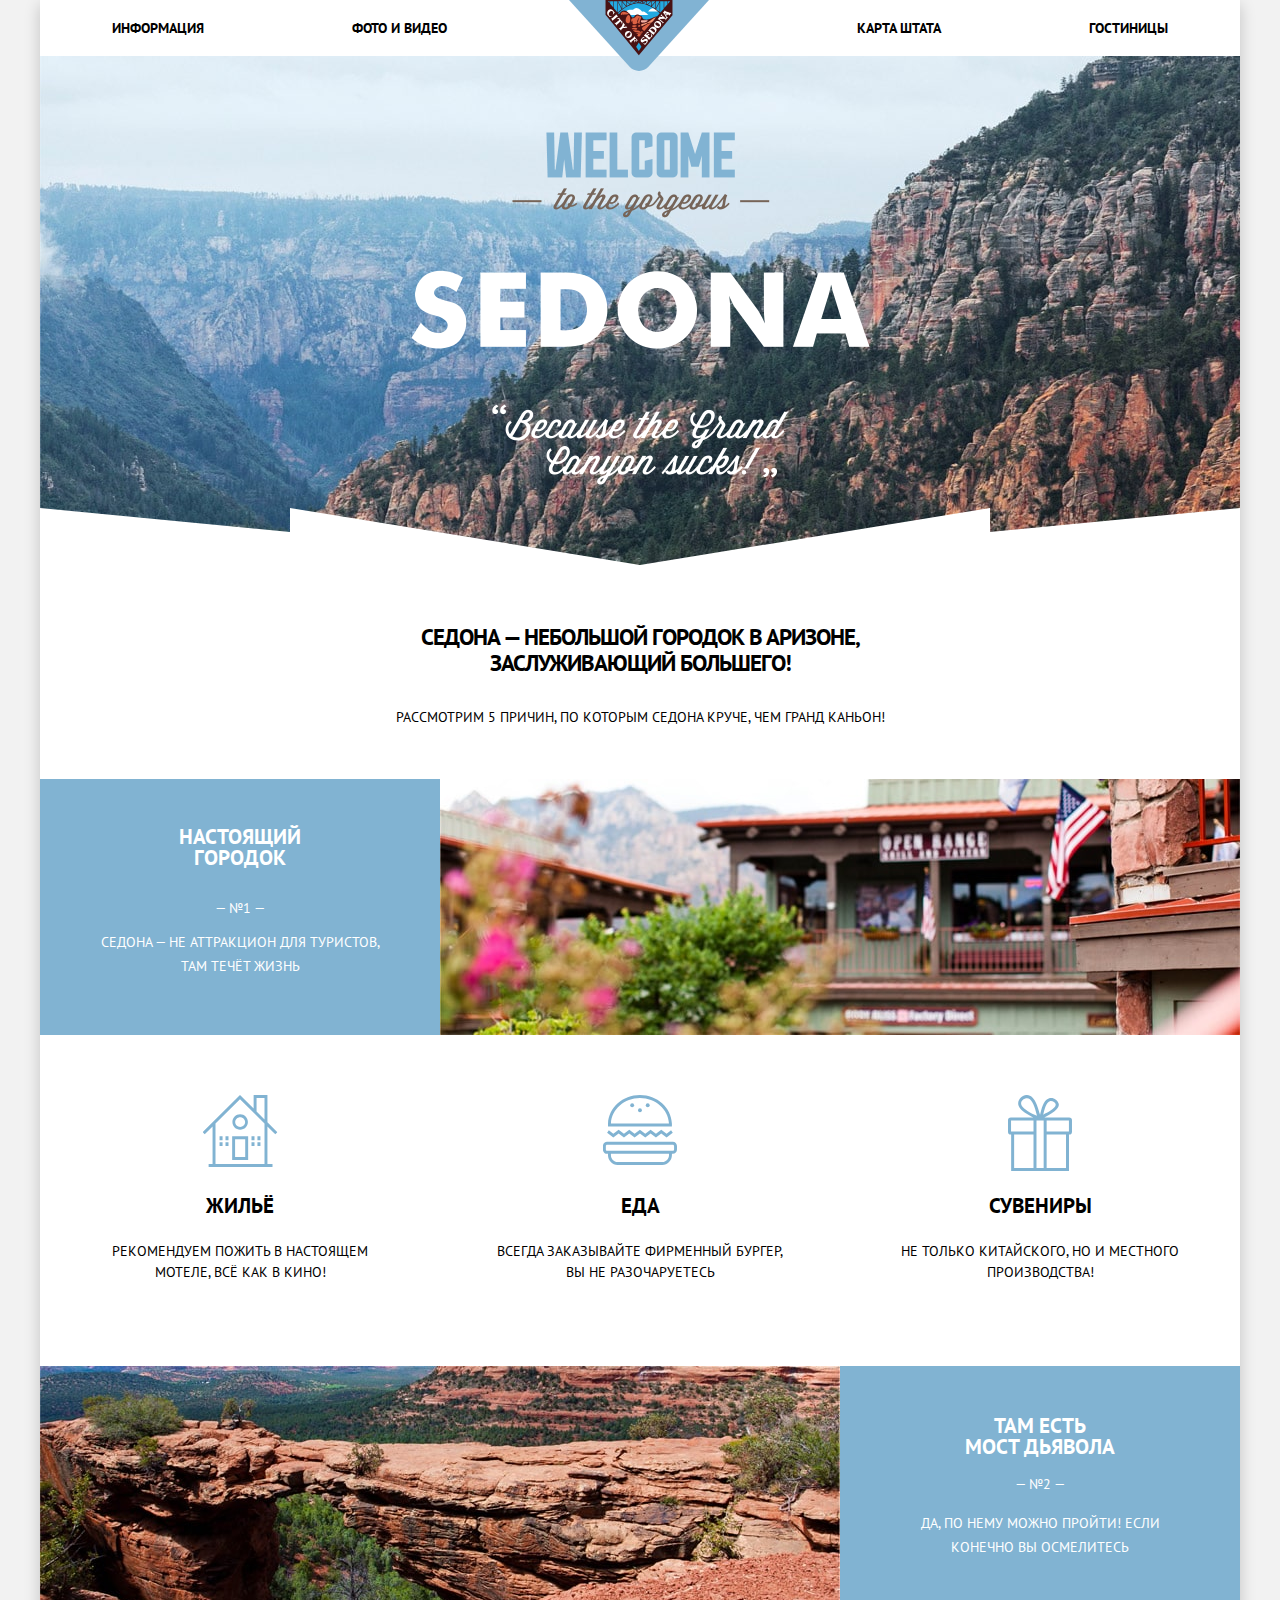
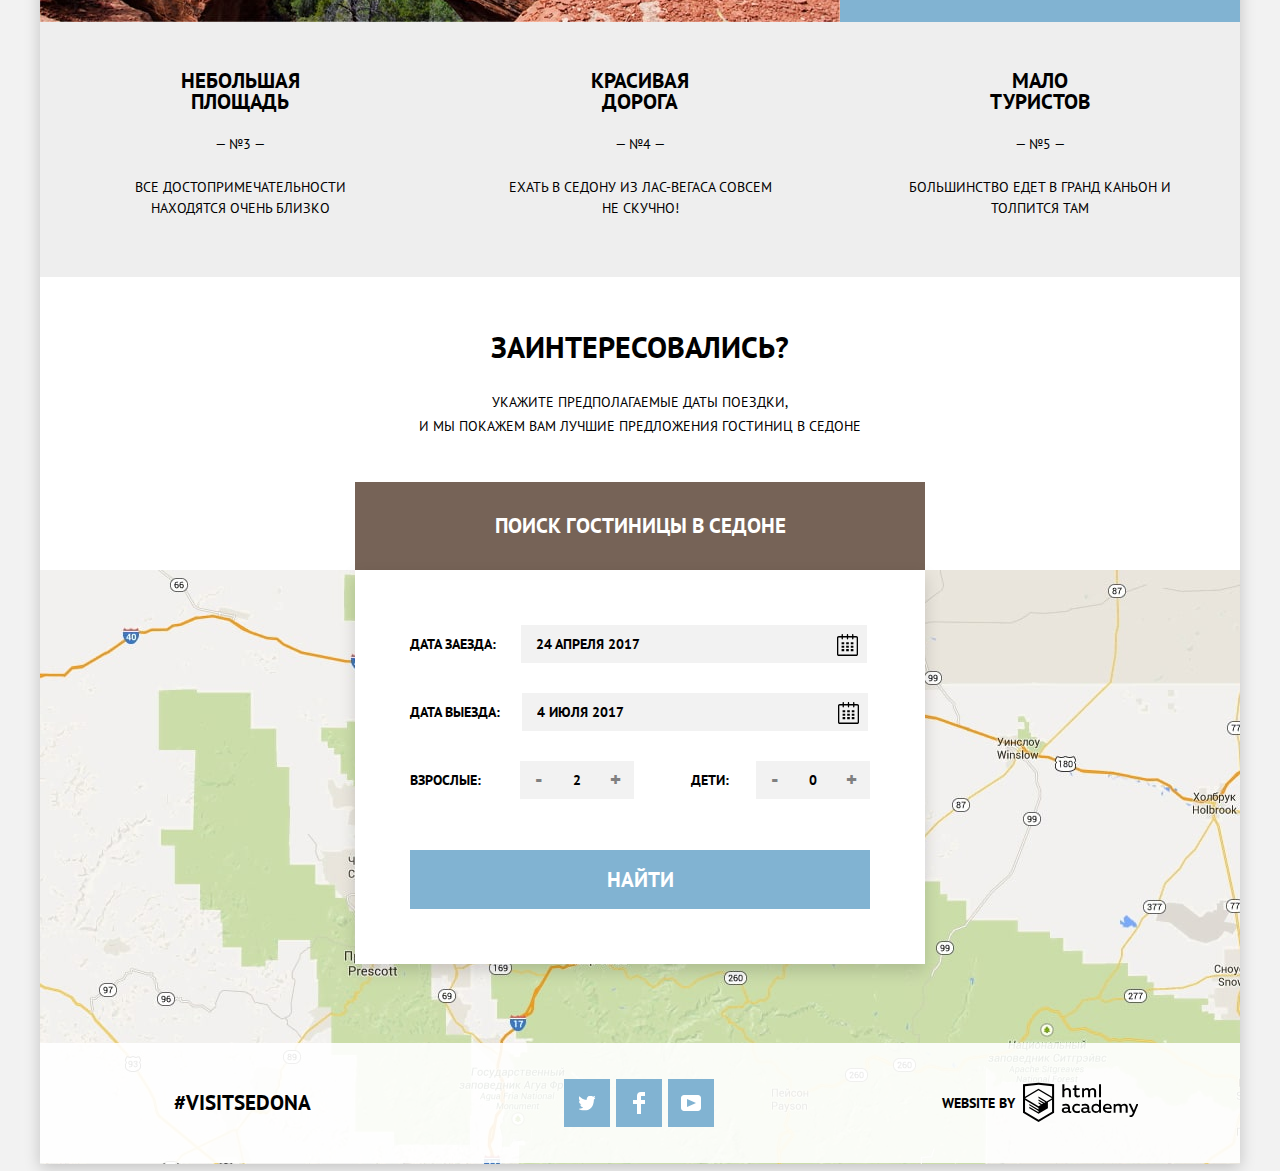
<file: index.html>
<!DOCTYPE html>
<html lang="ru">
  <head>
    <meta charset="utf-8">
    <title>HTML Academy: Седона</title>
    <link href="https://fonts.googleapis.com/css?family=PT+Sans:400,700&display=swap&subset=cyrillic" rel="stylesheet">
    <link rel="stylesheet" type="text/css" href="css/normalize.css">
    <link rel="stylesheet" type="text/css" href="css/style.css">
  </head>
  <body>
    <header>
      <nav class="navigation indent">
        <ul class="site-navigation  site-navigation-left">
          <li class="site-page"><a href="info.html">Информация</a></li>
          <li class="site-page"><a href="galery.html">Фото и видео</a></li>
        </ul>
        <a class="logo site-page"><img src="img/logo.svg" alt="Логотип" width="140" height="71"></a>
        <ul class="site-navigation site-navigation-right">
          <li class="site-page"><a href="map.html">Карта штата</a></li>
          <li class="site-page"><a href="catalogs.html">Гостиницы</a></li>
        </ul>
      </nav>
    </header>
    
    <main>
      <section class="welcome">
        <img class="welcome-img" src="img/welcome-min.png" width="459" height="353" alt="Welcome to the gorgeous Sedona">
        
      </section>
      <section class="welcome-info">
        <h1 class="welcome-title">Седона — небольшой городок в Аризоне, заслуживающий большего!</h1>
        <h2 class="visually-hidden">5 причин посетить Седону</h2>
        <p class="welcome-text">Рассмотрим 5 причин, по которым Седона круче, чем Гранд Каньон!</p>
      </section>
      
      <section class="reasons">
        
        <section class="reason-first">
          <section class="reason-first-block">
            <h3 class="reason-first-title">Настоящий городок</h3>
            <p class="reason-first-text">— №1 —</p>
            <p class="reason-first-text">Седона — не аттракцион для туристов, там течёт жизнь</p>
          </section>
          <img class="reason-first-img" src="img/feature-picture-min.jpg" alt="Городок Седона" width="800" height="256">
        </section>
        <ul class="reasons-list">
          <li class="reason-item reason-hostel">
            <h3 class="reason-item-title">Жильё</h3>
            <p class="reason-item-text">Рекомендуем пожить в настоящем мотеле, всё как в кино!</p>
          </li>
          <li class="reason-item reason-food">
            <h3 class="reason-item-title">Еда</h3>
            <p class="reason-item-text">Всегда заказывайте фирменный бургер, вы не разочаруетесь</p>
          </li>
          <li class="reason-item reason-souvenir">
            <h3 class="reason-item-title">Сувениры</h3>
            <p class="reason-item-text">Не только китайского, но и местного производства!</p>
          </li>
        </ul>
        
        <section class="reason-second">
          <section class="reason-second-block">
            <h3 class="reason-second-title">Там есть<br>
            Мост дьявола</h3>
            <p class="reason-second-text">— №2 —</p>
            <p class="reason-second-text">Да, по нему можно пройти! Если конечно вы осмелитесь</p>
          </section>
          <img class="reason-second-img" src="img/devil's-bridge-min.jpg" alt="Мост дьявола" width="800" height="256">
        </section>
        <ul class="reasons-list2">
          <li class="reason-list2-item">
            <h3 class="reason-list2-title">Небольшая площадь</h3>
            <p class="reason-list2-text">— №3 —</p>
            <p class="reason-list2-text">Все достопримечательности находятся очень близко</p>
          </li>
          <li class="reason-list2-item">
            <h3 class="reason-list2-title">Красивая дорога</h3>
            <p class="reason-list2-text">— №4 —</p>
            <p class="reason-list2-text">Ехать в Седону из Лас-Вегаса совсем не скучно!</p>
          </li>
          <li class="reason-list2-item">
            <h3 class="reason-list2-title">Мало туристов</h3>
            <p class="reason-list2-text">— №5 —</p>
            <p class="reason-list2-text">Большинство едет в гранд каньон и толпится там</p>
          </li>
        </ul>
      </section>
      
      <section class="search">
        <h2 class="search-title">Заинтересовались?</h2>
        <p class="search-text">Укажите предполагаемые даты поездки,<br>
        и мы покажем вам лучшие предложения гостиниц в Седоне</p>
        <div class="search-form">
          <button type="button" class="btn btn-search">Поиск гостиницы в Седоне</button>
          <form class="search-field" action="https://echo.htmlacademy.ru" method="post" >
            <div>
              <div class="block-arrival">
                <label for="arrival-date">Дата заезда:</label>
                <div class="block-data-1">
                  <input class="input input-data" type="text" name="arrival-date" value="" id="arrival-date" placeholder="24 апреля 2017">
                  <button type="button" class="btn btn-date date"></button>
                </div>
              </div>
            </div>
            <div >
              <div class="block-departure">
                <label for="date-of-departure">Дата выезда:</label>
                <div class="block-data-2">
                  <input class="input input-data" type="text" name="date-of-departure" value="" id="date-of-departure" placeholder="4 июля 2017">
                  <button type="button" class="btn btn-date date"></button>
                </div>
              </div>
            </div>
            
            <p class="block-adult">
              <label class="adult-title" for="adult">Взрослые:</label>
              <button class="btn btn-less" type="button">-</button>
              <input class="input adult" type="text" name="adult" id="adult" value="2">
              <button class="btn btn-more" type="button">+</button>
            </p>
            <p class="block-children">
              <label class="children-title" for="children">Дети:</label>
              <button class="btn btn-less" type="button">-</button>
              <input class="input children" type="text" name="children" id="children" value="0">
              <button class="btn btn-more" type="button">+</button>
            </p>
            
            <button class="btn btn-form" type="submit">Найти</button>
          </form>
          
        </div>
        <img src="img/map-min.jpg" alt="Карта местности" width="1200" height="594" class="map">
      </section>
    </main>
    <footer class="info-footer footer-index">
      <strong class="info-hashtag">#VISITSEDONA</strong>
      <ul class="social">
        <li class="social-contact "><a class="twit" href="#">twitter</a></li>
        <li class="social-contact"><a class=" facebook" href="#">facebook</a></li>
        <li class="social-contact "><a class="youtube" href="#">youtube</a></li>
      </ul>
      <a class="htmlacademy" href="https://htmlacademy.ru/intensive/htmlcss" >Website by
        <svg class="htmlacademy-img" data-name="Layer 1" xmlns="http://www.w3.org/2000/svg" viewBox="0 0 113 39" width="115" height="41"><path d="M46.84 28.22a2.07 2.07 0 0 0 .58-.11v1.4a3.41 3.41 0 0 1-1.24.22 1.75 1.75 0 0 1-1.75-1 5.08 5.08 0 0 1-3.3 1.13c-1.59 0-3.06-.87-3.06-2.68 0-2.24 2.08-2.93 3.9-2.93a11.63 11.63 0 0 1 2.28.26v-.31c0-1.09-.8-1.86-2.3-1.86a7.79 7.79 0 0 0-3.15.67v-1.79a10.72 10.72 0 0 1 3.35-.58c2.48 0 4 1.18 4 3.83v3.14a.57.57 0 0 0 .69.61zm-6.76-1.19a1.42 1.42 0 0 0 1.64 1.29 3.56 3.56 0 0 0 2.53-1v-1.51a10.21 10.21 0 0 0-1.9-.22c-1.1.01-2.27.35-2.27 1.45zM53.06 20.62a5.29 5.29 0 0 1 2.7.67v1.79a4.28 4.28 0 0 0-2.42-.73 2.89 2.89 0 1 0 0 5.76 5.26 5.26 0 0 0 2.55-.67v1.8a6.58 6.58 0 0 1-2.9.6 4.42 4.42 0 0 1-4.72-4.54 4.54 4.54 0 0 1 4.79-4.68zM65.84 28.22a2.07 2.07 0 0 0 .58-.11v1.4a3.41 3.41 0 0 1-1.24.22 1.75 1.75 0 0 1-1.75-1 5.08 5.08 0 0 1-3.3 1.13c-1.59 0-3.06-.87-3.06-2.68 0-2.24 2.08-2.93 3.9-2.93a11.63 11.63 0 0 1 2.28.26v-.31c0-1.09-.8-1.86-2.3-1.86a7.79 7.79 0 0 0-3.15.67v-1.79a10.72 10.72 0 0 1 3.35-.58c2.48 0 4 1.18 4 3.83v3.14a.57.57 0 0 0 .69.61zm-6.76-1.19a1.42 1.42 0 0 0 1.64 1.29 3.56 3.56 0 0 0 2.53-1v-1.51a10.21 10.21 0 0 0-1.9-.22c-1.11.01-2.27.35-2.27 1.45zM76.67 16.85v12.76h-1.76v-1.39a4.07 4.07 0 0 1-3.35 1.62 4.62 4.62 0 0 1 0-9.22 4 4 0 0 1 3.15 1.37v-5.14h2zm-4.76 5.48a2.9 2.9 0 0 0 0 5.8 3 3 0 0 0 2.79-1.84v-2.13a3.06 3.06 0 0 0-2.79-1.83zM82.99 20.62c3.48 0 4.68 2.81 4.12 5.34h-6.58c.22 1.57 1.75 2.22 3.35 2.22a6.41 6.41 0 0 0 2.77-.62v1.68a7.5 7.5 0 0 1-3.14.6c-2.68 0-5-1.53-5-4.61a4.39 4.39 0 0 1 4.48-4.61zm.09 1.62a2.39 2.39 0 0 0-2.57 2.26h4.85a2.06 2.06 0 0 0-2.28-2.26zM89.1 29.61v-8.75h1.73v1.09a4 4 0 0 1 2.92-1.33 3 3 0 0 1 2.73 1.4 4.33 4.33 0 0 1 3.06-1.4 3.21 3.21 0 0 1 3.32 3.52v5.47h-2V24.2a1.67 1.67 0 0 0-1.73-1.84 2.94 2.94 0 0 0-2.17 1.18V29.61h-2V24.2a1.67 1.67 0 0 0-1.73-1.84 3.11 3.11 0 0 0-2.32 1.35v5.91h-2zM111.47 20.86h2l-4.1 9.93c-.95 2.28-2.19 3-3.52 3a5 5 0 0 1-1.15-.15v-1.66a3 3 0 0 0 .89.13c.95 0 1.66-.67 2.17-2l.18-.44-4.16-8.82h2.13l3 6.6zM40.66 1.53v5a4 4 0 0 1 2.83-1.2A3.41 3.41 0 0 1 47.1 8.9v5.41h-2V9.15a1.9 1.9 0 0 0-2-2.1 3.08 3.08 0 0 0-2.44 1.46v5.8h-2V1.53h2zM52.43 2.42v3.12h3.17v1.71h-3.17v4c0 1.15.53 1.53 1.66 1.53a4.71 4.71 0 0 0 1.77-.35v1.68a7.14 7.14 0 0 1-2.35.38 2.68 2.68 0 0 1-3-2.88V7.23h-1.6V5.52h1.57V2.88zM58.1 14.29V5.54h1.73v1.09a4 4 0 0 1 2.92-1.33 3 3 0 0 1 2.73 1.4 4.33 4.33 0 0 1 3.06-1.4 3.21 3.21 0 0 1 3.32 3.52v5.47h-2V8.88a1.67 1.67 0 0 0-1.73-1.84 2.94 2.94 0 0 0-2.17 1.18V14.29h-2V8.88a1.67 1.67 0 0 0-1.73-1.84 3.11 3.11 0 0 0-2.32 1.35v5.91h-2zM74.72 1.52h1.95v12.76h-1.95zM15.44.02h-.16L0 1.62v28l15.28 9.09 15.28-9.09v-28zm13.12 28.45l-13.28 7.9L2 28.47V16.99l13.22 7.87v1.43l-9.07-5.4v1.38l9.11 5.47v1.46l-9.1-5.42v1.38l9.11 5.47 9.19-5.5V19.22l4.1-2.45v11.67zm0-13.16l-3.65 2.14-1.68 1-8-4.76v1.38l6.84 4.07h-.06l-.15.09-1 .57-5.64-3.36v1.38l4.45 2.65-1.05.7-3.36-2v1.38l2.21 1.3-2.25 1.35-13.16-7.82 13.17-7.92zm0-1.39L15.21 6.05l-13.2 7.86V3.41l13.28-1.39 13.28 1.39v10.51z"/></svg>
      </a>
      
    </footer>
  </body>
</html>
</file>
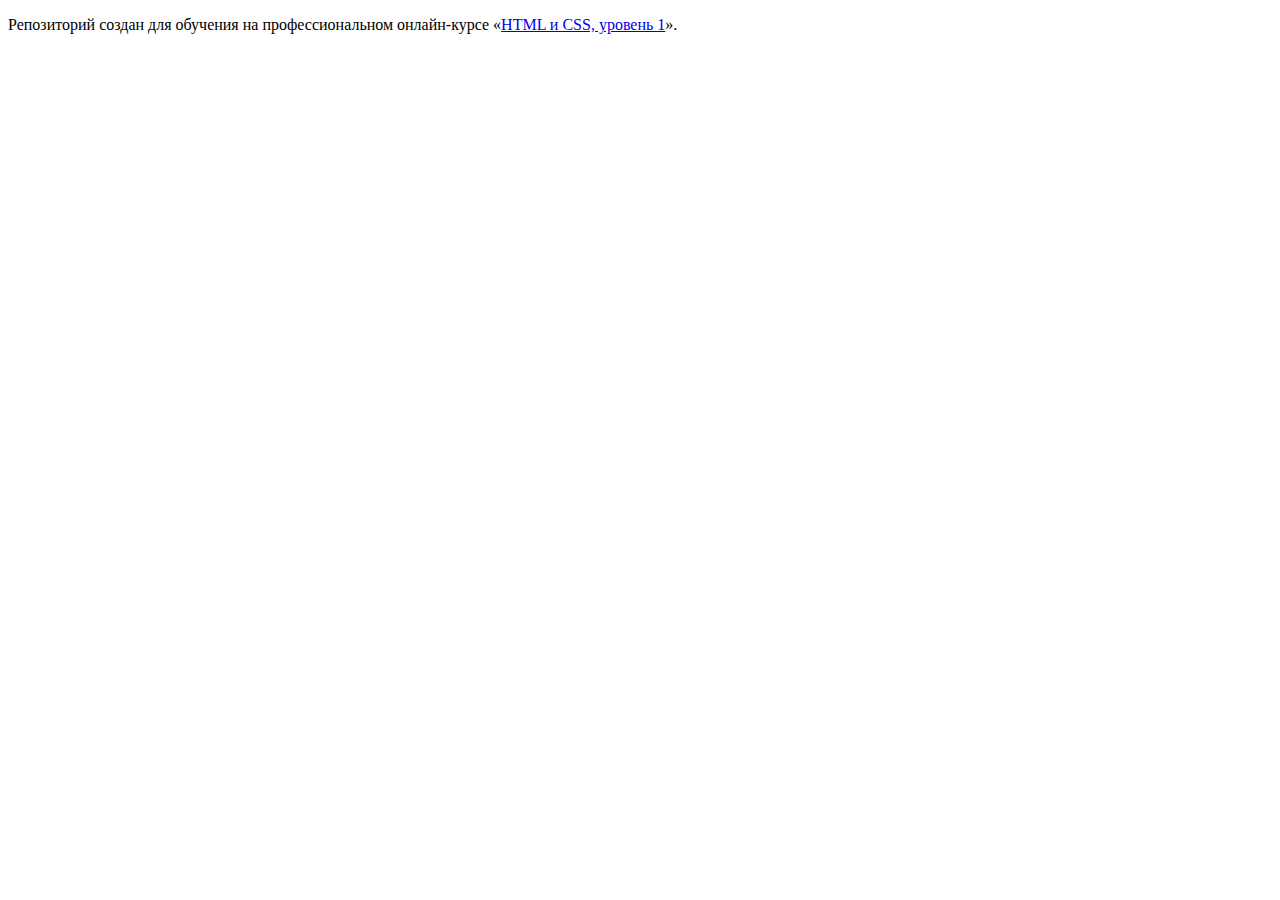
<file: master/index.html>
<!DOCTYPE html>
<html lang="ru">
  <head>
    <meta charset="utf-8">
    <title>HTML Academy: Седона</title>
    <base href="https://htmlacademy-htmlcss.github.io/1184213-sedona-26/master/">
</head>
  <body>

    <p>Репозиторий создан для обучения на профессиональном онлайн‑курсе «<a href="https://htmlacademy.ru/intensive/htmlcss">HTML и CSS, уровень 1</a>».</p>

  </body>
</html>
</file>
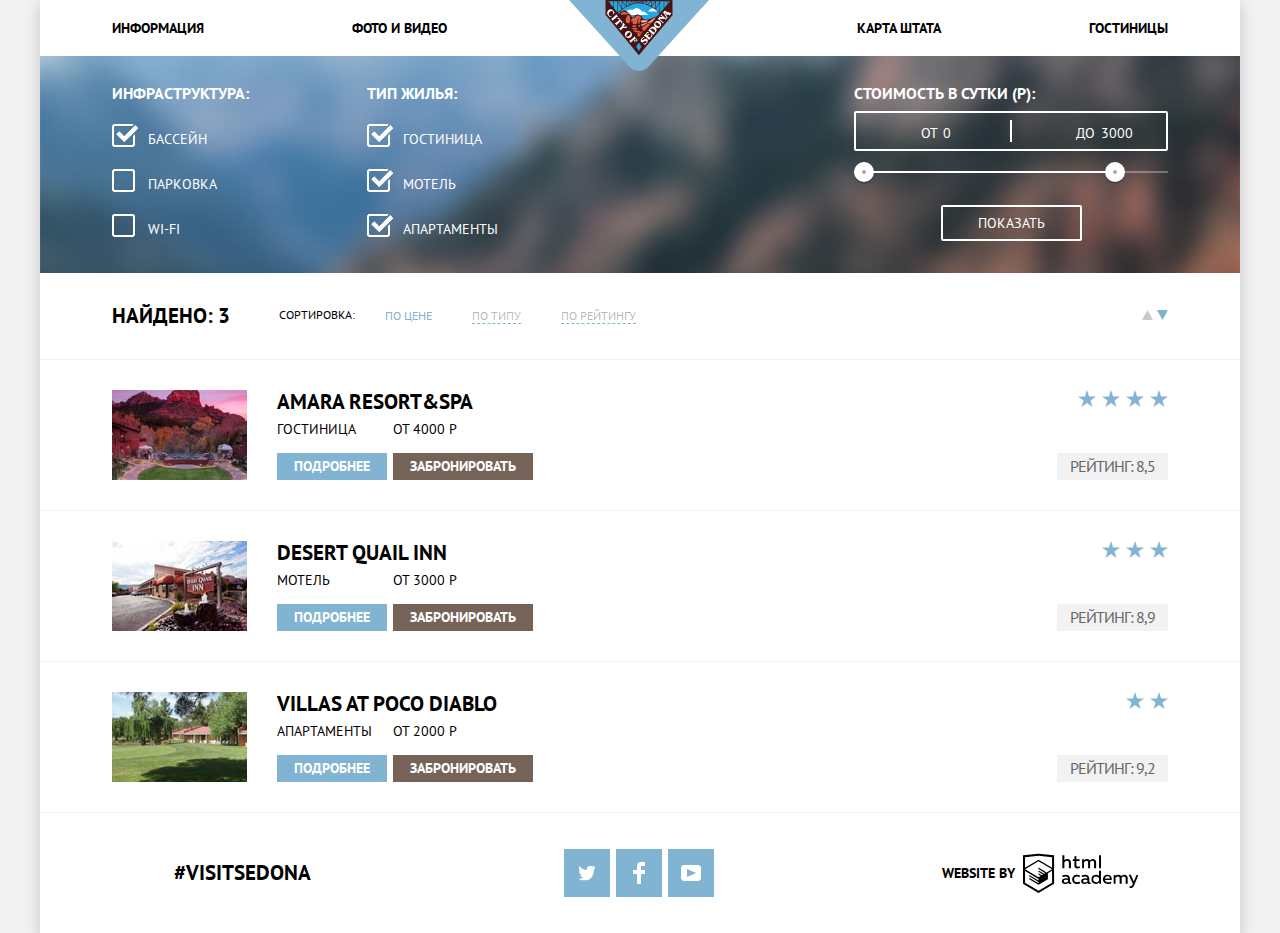
<file: catalogs.html>
<!DOCTYPE html>
<html lang="ru">
	<head>
		<meta charset="utf-8">
		<title>Поиск отелей в Седоне</title>
		<link href="https://fonts.googleapis.com/css?family=PT+Sans:400,700&display=swap&subset=cyrillic" rel="stylesheet">
		<link rel="stylesheet" type="text/css" href="css/normalize.css">
		<link rel="stylesheet" type="text/css" href="css/style.css">
	</head>
	<body>
		<header>
			<nav class="navigation indent">
				<ul class="site-navigation  site-navigation-left">
					<li class="site-page"><a href="info.html">Информация</a></li>
					<li class="site-page"><a href="galery.html">Фото и видео</a></li>
				</ul>
				<a class="logo" href="index.html"><img src="img/logo.svg" alt="Логотип" width="140" height="71"></a>
				<ul class="site-navigation site-navigation-right">
					<li class="site-page"><a href="map.html">Карта штата</a></li>
					<li class="site-page"><a href="catalogs.html">Гостиницы</a></li>
				</ul>
			</nav>
		</header>
		<main>
			
			<section class="selection">
				<form class="indent" action="https://echo.htmlacademy.ru" method="post" oninput="results.value=search.value">
					<section class="selection-field">
						<h1 class="visually-hidden">Поиск отелей</h1>
						<div class="checkbox-area">
							<div class="selection-infrastructure">
								<fieldset>
									<legend class="selection-title">Инфраструктура:</legend>
									<p class="selection-type name-checkbox">
										<input class="visually-hidden" type="checkbox" name="infrastructure" value="pool" id="pool" checked>
										<span class="checkbox"></span>
										<label for="pool">Бассейн</label>
									</p>
									<p class="selection-type name-checkbox">
										<input class="visually-hidden" type="checkbox" name="infrastructure" value="parking" id="parking">
										<span class="checkbox"></span>
										<label for="parking">Парковка</label>
									</p>
									<p class="selection-type name-checkbox">
										<input class="visually-hidden" type="checkbox" name="infrastructure" value="wifi" id="wifi" >
										<span class="checkbox"></span>
										<label for="wifi">WI-FI</label>
									</p>
								</fieldset>
							</div>
							
							<fieldset class="selection-hostel">
								
								<legend class="selection-title">Тип жилья:</legend>
								<p class="selection-type name-checkbox">
									<input class="visually-hidden" type="checkbox" name="type-hotel" value="hotel" id="hotel" checked>
									<span class="checkbox"></span>
									<label for="hotel">Гостиница</label>
								</p>
								<p class="selection-type name-checkbox">
									<input class="visually-hidden" type="checkbox" name="type-hotel" value="motel" id="motel" checked>
									<span class="checkbox"></span>
									<label for="motel">Мотель</label>
								</p>
								<p class="selection-type name-checkbox">
									<input class="visually-hidden" type="checkbox" name="type-hotel" value="apartments" id="apartments" checked>
									<span class="checkbox"></span>
									<label for="apartments">Апартаменты</label>
								</p>
							</fieldset>
						</div>
						<fieldset class="selection-cost">
							<legend class="selection-title-cost">Стоимость в сутки (Р):</legend>
							<div class="price-controls">
								<label class="min-price">от
									<input type="text" name="min-price" value="0">
								</label>
								<label class="max-price">до
									<input type="text" name="max-price" value="3000">
								</label>
							</div>
							<div class="range-controls">
								<div class="scale">
									<div class="bar"></div>
								</div>
								<div class="range-toggle range-toggle-min"></div>
								<div class="range-toggle range-toggle-max"></div>
							</div>
							<button class="btn btn-show" type="submit">Показать</button>
						</fieldset>
						
					</section>
				</form>
			</section>
			<section class="find-sort indent">
				<div class="find-type">
					<h3 class="find">Найдено:</h3>
					<output class="find" name="results" id="results">3</output>
				</div>
				<div class="find-type">
					<h3 class="sorting">Сортировка:</h3>
					<ul class="sorting-type">
						<li class="sorting-type-item active"><a href="#">По цене</a></li>
						<li class="sorting-type-item"><a href="#">По типу</a></li>
						<li class="sorting-type-item"><a href="#">По рейтингу</a></li>
					</ul>
				</div>
				<div class="find-nav">
					<a href="#"><svg class="dir up-dir" xmlns="http://www.w3.org/2000/svg" width="11" height="10"><path  d="M5.5 0L0 10h11z"/></svg></a>
					<a class="active" href="#"><svg class="dir down-dir" xmlns="http://www.w3.org/2000/svg" width="11" height="10"><path  d="M5.5 10L0 0h11"/></svg></a>
				</div>
			</section>
			
			<section class="results ">
				<ul class="results-list">
					<li class="result-item indent">
						<img class="result-img" src="img/hotel-1.jpg" width="135" height="90" alt="Фото отеля Amara&Resort SPA">
						<div class="block">
							<div class="result-name">
								<h2 class="result-title"><a class="result-title" href="#">Amara Resort&SPA</a></h2>
								
								<span class="star checked"></span>
								<span class="star checked"></span>
								<span class="star checked"></span>
								<span class="star checked"></span>
								<span class="star"></span>
								
							</div>
							<div class="result-info">
								<div class="result-text">
									<strong>Гостиница</strong>
									<a class="btn btn-info" href="">Подробнее</a>
									
								</div>
								
								<div class="result-text">
									<strong class="result-cost">от 4000 р</strong>
									<a class="btn btn-reservation" href="">Забронировать</a>
									
								</div>
								<div class="result-rate">
									<strong class="rate">Рейтинг: 8,5</strong>
								</div>
							</div>
						</div>
					</li>
					<li class="result-item indent">
						<img class="result-img" src="img/hotel-2.jpg" width="135" height="90" alt="Фото мотеля Desert Quail Inn">
						<div class="block">
							<div class="result-name">
								<h2 class="result-title"><a href="#">Desert Quail Inn</a></h2>
								
								<span class="star checked"></span>
								<span class="star checked"></span>
								<span class="star checked"></span>
								<span class="star"></span>
								<span class="star"></span>
								
							</div>
							<div class="result-info">
								<div class="result-text">
									<strong>Мотель</strong>
									<a class="btn btn-info" href="">Подробнее</a>
									
								</div>
								
								<div class="result-text ">
									<strong class="result-cost">от 3000 р</strong>
									<a class="btn btn-reservation" href="">Забронировать</a>
									
								</div>
								<div class="result-rate">
									<strong class="rate">Рейтинг: 8,9</strong>
								</div>
							</div>
						</div>
					</li>
					<li class="result-item indent">
						<img class="result-img" src="img/hotel-3.jpg" width="135" height="90" alt="Фото апартаментов Villas At Poco Diablo">
						<div class="block">
							<div class="result-name">
								<h2 class="result-title"><a href="#">Villas at Poco Diablo</a></h2>
								
								<span class="star checked"></span>
								<span class="star checked"></span>
								<span class="star"></span>
								<span class="star"></span>
								<span class="star"></span>
								
							</div>
							<div class="result-info">
								<div class="result-text">
									<strong>Апартаменты</strong>
									<a class="btn btn-info" href="">Подробнее</a>
								</div>
								
								<div class="result-text">
									<strong class="result-cost">от 2000 р</strong>
									<a class="btn btn-reservation" href="">Забронировать</a>
								</div>
								<div class="result-rate">
									<strong class="rate">Рейтинг: 9,2</strong>
								</div>
							</div>
						</div>
					</li>
				</ul>
			</section>
		</main>
		
		<footer class="info-footer">
			<strong class="info-hashtag">#VISITSEDONA</strong>
			<ul class="social">
				<li class="social-contact "><a class="twit" href="#">twitter</a></li>
				<li class="social-contact"><a class=" facebook" href="#">facebook</a></li>
				<li class="social-contact "><a class="youtube" href="#">youtube</a></li>
			</ul>
			<a href="https://htmlacademy.ru/intensive/htmlcss" class="htmlacademy">Website by
				<svg class="htmlacademy-img" data-name="Layer 1" xmlns="http://www.w3.org/2000/svg" viewBox="0 0 113 39" width="115" height="41"><path d="M46.84 28.22a2.07 2.07 0 0 0 .58-.11v1.4a3.41 3.41 0 0 1-1.24.22 1.75 1.75 0 0 1-1.75-1 5.08 5.08 0 0 1-3.3 1.13c-1.59 0-3.06-.87-3.06-2.68 0-2.24 2.08-2.93 3.9-2.93a11.63 11.63 0 0 1 2.28.26v-.31c0-1.09-.8-1.86-2.3-1.86a7.79 7.79 0 0 0-3.15.67v-1.79a10.72 10.72 0 0 1 3.35-.58c2.48 0 4 1.18 4 3.83v3.14a.57.57 0 0 0 .69.61zm-6.76-1.19a1.42 1.42 0 0 0 1.64 1.29 3.56 3.56 0 0 0 2.53-1v-1.51a10.21 10.21 0 0 0-1.9-.22c-1.1.01-2.27.35-2.27 1.45zM53.06 20.62a5.29 5.29 0 0 1 2.7.67v1.79a4.28 4.28 0 0 0-2.42-.73 2.89 2.89 0 1 0 0 5.76 5.26 5.26 0 0 0 2.55-.67v1.8a6.58 6.58 0 0 1-2.9.6 4.42 4.42 0 0 1-4.72-4.54 4.54 4.54 0 0 1 4.79-4.68zM65.84 28.22a2.07 2.07 0 0 0 .58-.11v1.4a3.41 3.41 0 0 1-1.24.22 1.75 1.75 0 0 1-1.75-1 5.08 5.08 0 0 1-3.3 1.13c-1.59 0-3.06-.87-3.06-2.68 0-2.24 2.08-2.93 3.9-2.93a11.63 11.63 0 0 1 2.28.26v-.31c0-1.09-.8-1.86-2.3-1.86a7.79 7.79 0 0 0-3.15.67v-1.79a10.72 10.72 0 0 1 3.35-.58c2.48 0 4 1.18 4 3.83v3.14a.57.57 0 0 0 .69.61zm-6.76-1.19a1.42 1.42 0 0 0 1.64 1.29 3.56 3.56 0 0 0 2.53-1v-1.51a10.21 10.21 0 0 0-1.9-.22c-1.11.01-2.27.35-2.27 1.45zM76.67 16.85v12.76h-1.76v-1.39a4.07 4.07 0 0 1-3.35 1.62 4.62 4.62 0 0 1 0-9.22 4 4 0 0 1 3.15 1.37v-5.14h2zm-4.76 5.48a2.9 2.9 0 0 0 0 5.8 3 3 0 0 0 2.79-1.84v-2.13a3.06 3.06 0 0 0-2.79-1.83zM82.99 20.62c3.48 0 4.68 2.81 4.12 5.34h-6.58c.22 1.57 1.75 2.22 3.35 2.22a6.41 6.41 0 0 0 2.77-.62v1.68a7.5 7.5 0 0 1-3.14.6c-2.68 0-5-1.53-5-4.61a4.39 4.39 0 0 1 4.48-4.61zm.09 1.62a2.39 2.39 0 0 0-2.57 2.26h4.85a2.06 2.06 0 0 0-2.28-2.26zM89.1 29.61v-8.75h1.73v1.09a4 4 0 0 1 2.92-1.33 3 3 0 0 1 2.73 1.4 4.33 4.33 0 0 1 3.06-1.4 3.21 3.21 0 0 1 3.32 3.52v5.47h-2V24.2a1.67 1.67 0 0 0-1.73-1.84 2.94 2.94 0 0 0-2.17 1.18V29.61h-2V24.2a1.67 1.67 0 0 0-1.73-1.84 3.11 3.11 0 0 0-2.32 1.35v5.91h-2zM111.47 20.86h2l-4.1 9.93c-.95 2.28-2.19 3-3.52 3a5 5 0 0 1-1.15-.15v-1.66a3 3 0 0 0 .89.13c.95 0 1.66-.67 2.17-2l.18-.44-4.16-8.82h2.13l3 6.6zM40.66 1.53v5a4 4 0 0 1 2.83-1.2A3.41 3.41 0 0 1 47.1 8.9v5.41h-2V9.15a1.9 1.9 0 0 0-2-2.1 3.08 3.08 0 0 0-2.44 1.46v5.8h-2V1.53h2zM52.43 2.42v3.12h3.17v1.71h-3.17v4c0 1.15.53 1.53 1.66 1.53a4.71 4.71 0 0 0 1.77-.35v1.68a7.14 7.14 0 0 1-2.35.38 2.68 2.68 0 0 1-3-2.88V7.23h-1.6V5.52h1.57V2.88zM58.1 14.29V5.54h1.73v1.09a4 4 0 0 1 2.92-1.33 3 3 0 0 1 2.73 1.4 4.33 4.33 0 0 1 3.06-1.4 3.21 3.21 0 0 1 3.32 3.52v5.47h-2V8.88a1.67 1.67 0 0 0-1.73-1.84 2.94 2.94 0 0 0-2.17 1.18V14.29h-2V8.88a1.67 1.67 0 0 0-1.73-1.84 3.11 3.11 0 0 0-2.32 1.35v5.91h-2zM74.72 1.52h1.95v12.76h-1.95zM15.44.02h-.16L0 1.62v28l15.28 9.09 15.28-9.09v-28zm13.12 28.45l-13.28 7.9L2 28.47V16.99l13.22 7.87v1.43l-9.07-5.4v1.38l9.11 5.47v1.46l-9.1-5.42v1.38l9.11 5.47 9.19-5.5V19.22l4.1-2.45v11.67zm0-13.16l-3.65 2.14-1.68 1-8-4.76v1.38l6.84 4.07h-.06l-.15.09-1 .57-5.64-3.36v1.38l4.45 2.65-1.05.7-3.36-2v1.38l2.21 1.3-2.25 1.35-13.16-7.82 13.17-7.92zm0-1.39L15.21 6.05l-13.2 7.86V3.41l13.28-1.39 13.28 1.39v10.51z"/></svg>
			</a>
		</footer>
	</body>
</html>
</file>
<file: css/style.css>
html {
	background-color: #f2f2f2;
}

body {
	width: 1200px;
  
	padding: 0;
	margin: 0 auto;

	font-family: "PT Sans", Arial, sans-serif;
	font-size: 14px;
	line-height: 24px;
	font-weight: 700;
	color: #000000;
	text-transform: uppercase;
 
	background-position: top center;
	background-repeat: no-repeat;
	background-color: #ffffff;

	box-shadow: 0px 5px 15px 0 rgba(0, 1, 1, 0.2);
}

a {
	text-decoration: none;
}

.navigation {
	display: flex;
	justify-content: space-between;
	
	height: 56px;
	width: 100%;
	background-color: #ffffff;
	box-sizing: border-box;

	position: relative;
	z-index: 2;
}

.site-navigation {
	list-style: none;

	font-size: 14px;
	line-height: 26px;
	color: #000000;
	
	display: flex;
	padding: 0;
	margin: 0;
	flex-grow: 1;
	justify-content: space-between;
	align-items: center;
}

.site-navigation-left .site-page {
	margin-right: auto;
}

.site-navigation-right .site-page {
	margin-left: auto;
}

.site-navigation a {
	color: #000000;
}

.site-page:hover a {
	color: #81b3d2;
}

.site-page:active a {
	color: rgba(0, 0, 0, 0.3);
}

.logo {
	margin-left: -26px;
}

.current-page a {
	color: #766357;
}

.welcome {
	width: 100%;
	height: 565px;

	background-image: url("../img/bg.jpg");
	background-repeat: no-repeat;
	background-position: top;
	background-color: #f2f2f2;

	display: flex;
	justify-content: center;
	align-items: center;
	
	margin-top: -56px;
	position: relative;
}

.welcome::before {
	content: " ";
	width: 100%;
	height: 57px;

	background-image: url("../img/polygon.svg");
	background-repeat: no-repeat;
	background-size: 100%;
}

.welcome::before {
	position: absolute;
	bottom: 0;
	left: 50%;
	transform: translateX(-50%);
}

.welcome-title {
    text-align: center;
    font-size: 23px;
    line-height: 26px;
    margin: 0 auto;
    padding-top: 59px;
    margin-bottom: 28px;
    letter-spacing: -1px;
    max-width: 442px;
} 

.welcome-text {
    margin-top: 0;
    margin-bottom: 49px;

    text-align: center;
    font-size: 14px;
    line-height: 26px;
    font-weight: 300;
}

.welcome-img {
	margin-top: 51px;
}

.visually-hidden:not(:focus):not(:active),
input[type="checkbox"].visually-hidden,
input[type="radio"].visually-hidden {
  position: absolute;

  width: 1px;
  height: 1px;
  margin: -1px;
  border: 0;
  padding: 0;

  white-space: nowrap;

  clip-path: inset(100%);
  clip: rect(0 0 0 0);
  overflow: hidden;
}

.reasons h3 {
	font-size: 21px;
    line-height: 21px;
    margin: 0 auto;
    max-width: 155px;
    align-self: center;
}

.reason-first {
	background-color: #81b3d2;

	color: #ffffff;
	text-align: center;

	display: flex;
	justify-content: space-between;
	align-items: center;
}

.reason-first-block {
	display: flex;
	flex-direction: column;
	flex-grow: 1;
	align-self: center;
	margin: 0 60px;
	justify-content: space-between;
}

.reason-first-text {
	font-weight: 300;
    line-height: 24px;
    margin: 0 auto;
    max-width: 282px;
    margin-bottom: 10px;
}

.reason-first-title {
	padding-bottom: 28px;
	align-self: center;
}

.reason-second {
	background-color: #81b3d2;

	color: #ffffff;
	text-align: center;

	display: flex;
	justify-content: space-between;
	flex-direction: row-reverse;
}

.reason-second-block {
	align-self: center;
	margin: auto;
	
	font-weight: 300;

	display: flex;
	flex-direction: column;
	flex-grow: 1;
	justify-content: space-between;
}

.reason-second-text {
	font-weight: 300;
	margin: 0;
	margin-bottom: 15px;
	max-width: 305px;
	align-self: center;
}

.reason-second-title {
	padding-bottom: 15px;
	font-weight: 700;
	align-self: center;
	max-width: 115px;
}

.reasons-list {
	width: 100%;
	margin: 0px;
		
	list-style: none;
	text-align: center;
	display: flex;
	background-color: #ffffff;
	justify-content: space-around;
	flex-wrap: wrap;
	padding: 60px 0;
	margin-bottom: 9px;
}

.reason-item {
	font-weight: 300;
	font-size: 14px;

	line-height: 21px;
	padding-top: 100px;
	position: relative;

	align-self: center;
	width: 290px;
	box-sizing: border-box;
}

.reason-item h3 {
	font-size: 21px;
	line-height: 21px; 
	margin-bottom: 25px;
}

.reason-hostel::before {
	content: " ";
	width: 75px;
	height: 72px;
	
	background-image: url("../img/icon-1.svg");
	background-repeat: no-repeat;
}

.reason-food::before {
	content: " ";
	width: 74px;
	height: 70px;

	background-image: url("../img/icon-3.svg");
	background-repeat: no-repeat;
}

.reason-souvenir::before {
	content: " ";
	width: 64px;
	height: 76px;

	background-image: url("../img/icon-2.svg");
	background-repeat: no-repeat;
}

.reason-item::before {
	position: absolute;
	top: 0;
	left: 50%;
	transform: translateX(-50%);
}

.reasons-list2 {
	color: #000000;
	text-align: center;
	padding: 0;
	margin: 0;
	
	width: 100%;

	display: flex;
	justify-content: space-between;
	position: relative;
	list-style: none;
	background-color: #eeeeee;
	flex-wrap: wrap;
}

.reason-list2-item {
	display: flex;
	flex-direction: column;
	justify-content: space-between;
	box-sizing: border-box;

	max-width: 264px;
	margin: auto;
	margin-top: 48px;
	margin-bottom: 58px;
}

.reason-list2-text {
	font-weight: 300;
	font-size: 14px;
	line-height: 21px;
	padding-top: 22px;
	margin: 0;
	max-width: 265px;
}

.search {
	text-align: center;
	position: relative;
	margin: 0;
}

.search-form {
	width: 570px;
	margin: 0 auto;
	position: relative;
}

.search-title {
	margin-top: 52px;
    font-size: 30px;
    line-height: 36px;
}

.search-text {
    font-weight: 300;
    margin-top: 0px;
    margin-bottom: 44px;
    font-size: 14px;
    line-height: 24px;
}

.search-field {
	text-transform: uppercase;
	background-color: #ffffff;
	box-shadow: 0px 7px 15px 0 rgba(0, 1, 1, 0.15);

	display: flex;
	position: absolute;
	flex-wrap: wrap;
	padding: 55px;
	z-index: 1;
	justify-content: space-between;

	box-sizing: border-box;
	width: 100%;
}

.input {
	border: 0px solid #cccccc;
	background-color: #f2f2f2; 
	height: 38px;
	
	font-family: "PT Sans", Arial, sans-serif;
	font-size: 14px;
	line-height: 24px;
	padding: 0;

	color: #000000;
	text-align: center;
	text-transform: uppercase;
	font-weight: 700;
}

.children,
.adult {
	height: 38px;
	width: 38px;
	width: 49%;
}

.block-arrival,
.block-departure,
.block-adult,
.block-children {
	display: flex;
	width: 100%;
	align-items: center;
	justify-content: space-between;
	flex-wrap: wrap;
	
	margin: 0;
	margin-bottom: 30px;
}

.block-arrival input,
.block-departure input {
	min-width: 346px;
	
	padding: 0;
	text-align: left;
	padding-right: 32px;
	padding-left: 15px;

	box-sizing: border-box;
}

.block-adult,
.block-children {
	display: flex;
	flex-wrap: wrap;
	justify-content: space-between;
	text-align: center;
	width: 50%;
}

.block-adult {
	justify-content: flex-start;
}

.block-children {
	justify-content: flex-end;
}

.block-adult input,
.block-children input {
	width: 38px;
}

.adult-title,
.children-title {
	justify-content: flex-start;
}

.adult-title {
	margin-right: 39px;
}

.children-title {
	margin-right: 27px;
}

.input::placeholder {
	color: #000000;
}

.input:hover {
	color: #000000;
	background-color: #ebebeb;
}

.input:focus {
	color: #000000;
	background-color: #ffffff;
	border: solid 2px #e5e5e5;
}

.block-departure,
.block-arrival {
	position: relative;
}

.date {
	width: 21px;
	height: 22px;
	position: absolute;
	background-image: url("../img/calendar.svg");
	background-repeat: no-repeat;
	
	right: 9px;
	top: 9px;
}

.date:focus {
	background-image: url("../img/calendar-2.svg");
	background-repeat: no-repeat;
}

.date:hover {
	content: "";
	background-image: url("../img/calendar-1.svg");
	background-repeat: no-repeat;	
}

.selection {
	background-image: url("../img/filter-background-min.jpg");
	background-color: #766357;
	background-position: center;
	font-family: "PT Sans", Arial, sans-serif;
	font-size: 14px;
	line-height: 26px;
	text-transform: uppercase;
	font-weight: 300;
	color: #ffffff;
    padding-top: 27px;
    padding-bottom: 12px;
}

.selection legend {
	font-weight: 700;
	font-size: 16px;
	line-height: 21px;
}

.selection fieldset {
	border: 0 none;
	padding: 0;
	margin: 0;
}

.selection-field {
	display: flex;
	flex-direction: row;
	justify-content: space-between;
	flex-wrap: wrap;
}

.selection-type {
	margin: 0;
	margin-bottom: 19px;
}

.name-checkbox {
	position: relative;
	padding-left: 36px;
	cursor: pointer;
}

.name-checkbox input[type="checkbox"]:focus + .checkbox::before,
.name-checkbox input[type="checkbox"]:focus + .checkbox::after {
	content: "";
	border-color: blue;
	outline: thin dotted;
	outline: 5px auto -webkit-focus-ring-color;
}

.name-checkbox input[type="checkbox"] + .checkbox::before,
.name-checkbox input[type="checkbox"] + .checkbox::after {
	content: " ";
	position: absolute;

	top: -2px;
	left: 0;

	width: 23px;
	height: 23px;

	background-image: url("../img/checkbox-off-white.svg");
}

.name-checkbox input[type="checkbox"]:checked + .checkbox::before,
.name-checkbox input[type="checkbox"]:checked + .checkbox::after {
	content: " ";
	position: absolute;

	width: 27px;
	height: 23px;
	
	background-image: url("../img/checkbox-on.svg");
	background-repeat: no-repeat;
}

.name-checkbox input[type="checkbox"]:disabled + .checkbox::before,
.name-checkbox input[type="checkbox"]:disabled + .checkbox::after {
	content: " ";
	position: absolute;

	top: -2px;
	left: 0;

	width: 23px;
	height: 23px;

	background-image: url("../img/checkbox-off-disabled.svg");
}

.name-checkbox input[type="checkbox"]:disabled:checked + .checkbox::before,
.name-checkbox input[type="checkbox"]:disabled:checked + .checkbox::after {
	content: " ";
	position: absolute;

	top: -2px;
	left: 0;

	width: 27px;
	height: 23px;

	background-image: url("../img/checkbox-on-disabled.svg");
}

.find-sort {
	background-color: #ffffff;
}

.results-list {
	list-style: none;
	background-color: #f2f2f2;
	padding: 0;
	margin: 0;
	
	display: flex;
	flex-direction: column;
	justify-content: space-around;
}

.result-item {
	background-color: #ffffff;

	display: flex;
	padding-top: 30px;
	padding-bottom: 30px;
	
	border-bottom: 1px solid #f2f2f2;
}

.result-img {
	margin-right: 30px;
}

.result-item p {
	margin: 0;
}

.result-title a {
	color: #000000;
}

.block {
	display: flex;
	flex-direction: column;
	justify-content: space-between;
	width: 100%;
}

.block p {
	margin: 0;
	padding: 0;
}

.result-info {
	display: flex;
	width: 100%;
	justify-content: flex-start;
	flex-wrap: wrap;
	
	vertical-align: middle;
}

.result-info .rate {
	text-align: center;
	margin-left: auto;
	align-self: flex-end;
}

.result-info a {
	display: block;
    padding: 3px 17px; 
}

.result-name {
	display: flex;
	justify-content: space-between;
}

.result-title {
	margin: 0;
	margin-right: auto;
}

.result-title:hover a {
	color: #81b3d2;
}

.result-title:active a {
	color: rgba(0, 0, 0, 0.3); 
}

.result-text {
	font-weight: 300;
    display: flex;
    flex-direction: column;
    flex-wrap: wrap;
    justify-content: space-between;
    margin-right: 6px;
    margin-top: 0px;
}

.result-rate {
	display: flex;
	justify-content: flex-end;
	vertical-align: bottom;
	margin-top: auto;
	margin-left: auto;
}

.rate {
    background-color: #f2f2f2;
    font-weight: 300;
    color: #666666;
    font-size: 16px;
    line-height: 21px;
    letter-spacing: -1px;
    padding: 3px 13px;
}

.btn {
	padding: 5px;
	border: none;
	font: inherit;
	color: inherit;
	background-color: transparent;
	font-size: 14px;
	line-height: 21px;
	color: #ffffff;

	cursor: pointer;
}

.btn:hover {
	background-color: #604e43;
}

.btn:active {
	background-color: #503e33;
	color: rgba(255, 255, 255, 0.3);
}

.btn-info {
	background-color: #81b3d2;
	text-transform: uppercase;
}

.btn-info:hover {
	background-color: #669ec0;
}

.btn-info:active {
	background-color: #5496bd;
	color: rgba(255, 255, 255, 0.3);
}

.btn-search {
    padding: 31px 130px;
    font-family: "PT Sans", Arial, sans-serif;
    font-size: 21px;
    line-height: 26px;
    text-transform: uppercase;
    font-weight: 700;
    background-color: #766357;
    position: relative;
    width: 100%;
}

.btn-form {
	background-color: #81b3d2;
	text-transform: uppercase;
	padding: 19px;
	width: 100%;
	font-size: 21px;

	margin-top: 21px;
}

.btn-form:hover {
	background-color: #669ec0;
}

.btn-form:active {
	background-color: #5496bd;
	color: rgba(255, 255, 255, 0.3);
}

.btn-reservation {
	background-color: #766357;
}

.btn-reservation,
.btn-info {
	margin-top: 12px;
    margin-right: 0px;
    text-align: center;
    font-weight: 700;
}

.btn-show {
	display: block;
	border: solid 2px #ffffff;
	border-radius: 2px;
	background-color: transparent;

	font-size: 14px;
	line-height: 20px;
	font-family:  "PT Sans", Arial, sans-serif;
	text-transform: uppercase;
	margin: 0 auto;
	padding: 6px 35px;
}

.btn-show:active {
	background-color: transparent;
}

.btn-show:hover {
	background-color: #ffffff;
	color: #000000;
}

.btn-less,
.btn-more {
	background-color: #f2f2f2;
	color: gray;
	width: 38px;
	height: 38px;
	padding: 0;

	font-size: 21px;
}

.btn-less:hover,
.btn-more:hover {
	background-color: #ebebeb;
	color: #000000;
}

.btn-less:active,
.btn-more:active {
	background-color: #f2f2f2;
	color: #81b3d2;
}

.btn-date {
	background-color: transparent;
	position: absolute;
}

.btn-date:hover {
	background-color: transparent;

}

.btn-date:active {
	background-color: transparent;

}

.sorting {
	font-weight: 300;
	color: #000000;

	font-size: 12px;
}

.sorting-type {
	display: flex;
	list-style: none;
	margin-left: 25px;
	padding: 0;
    margin: 0;
    margin-left: 25px;
}

.sorting-type li {
	margin-right: 40px;
}

.sorting-type-item a {
	color: rgba(0, 0, 0, 0.3);
	border-bottom: 1px dashed #81b3d2;
	font-size: 12px;
	line-height: 18px;
	font-weight: 300;
}

.sorting-type-item:hover a {
	color: #81b3d2;
}

.sorting-type-item:active a {
	color: #000000;
	border-bottom: 0px dashed rgba(0, 0, 0, 0);
}

.find {
	color: #000000;
	font-size: 21px;
	line-height: 26px;
	font-weight: 700;
}

.dir {
	fill: #cacaca;
}

.dir:hover {
	fill: #000000;
}

.dir:active {
	fill: #81b3d2;
}

.active svg {
	fill: #81b3d2;
}

.active a {
	color: #81b3d2;
	border-bottom: 0px dashed rgba(0, 0, 0, 0);
}

.indent {
	padding-left: 72px;
	padding-right: 72px;
}

.find-sort {
	display: flex;
	justify-content: flex-start;
	flex-wrap: wrap;
	vertical-align: middle;
	margin-top: 30px;
	padding-bottom: 30px;
	border-bottom: 1px solid #f2f2f2;
}

.find-type {
	display: flex;
	flex-wrap: wrap;
	vertical-align: middle;
	padding: 0;
	margin: 0;
	margin-right: 49px;
}

.find-nav {
	margin-left: auto;
}

.find-type h3 {
    margin: 0;
    margin-right: 5px;
    padding: 0;
}

.info-footer {
	background-color: rgba(255, 255, 255, 0.9);

	display: flex;
	justify-content: space-around;
	align-items: center;
	height: 120px;
}

.footer-index {
	margin-top: -128px;
	z-index: 1;
	position: relative;
}

.info-hashtag {
	text-align: center;
	font-size: 21px;
	line-height: 26px;
	margin-left: 32px;
}

.social {
	padding: 0;
	margin: 0;
	padding-left: 46px;

	display: flex;
}
.social li {
	list-style: none;
	text-align: center;
	padding: 0;
}

.social-contact a {
	display: block;
	width: 46px;
	height: 48px;
	margin: 3px;
	position: relative;
	padding: 0;
	font-size: 0px;
	background-color: #81b3d2;
}

.twit::before {
	content: " ";
	width: 17px;
	height: 15px;
	
	position: absolute;
	top: 50%;
	left: 50%;
	transform: translate(-50%, -50%);
	
	background-image: url("../img/tw-icon.svg");
	background-repeat: no-repeat;
	background-size: 17px 15px;
}

.facebook::before {
	content: " ";
	width: 12px;
	height: 22px;
	
	position: absolute;
	top: 50%;
	left: 50%;
	transform: translate(-50%, -50%);
	
	background-image: url("../img/fb-icon.svg");
	background-repeat: no-repeat;
}

.youtube::before {
	content: " ";
	width: 20px;
	height: 16px;
	
	position: absolute;
	top: 50%;
	left: 50%;
	transform: translate(-50%, -50%);
	
	background-image: url("../img/youtube-icon.svg");
	background-repeat: no-repeat;
}

.social-contact:hover a {
	background-color: #669ec0;
}

.social-contact:active a {
	background-color: #5496bd;
}

.social-contact:active::before a {
	opacity: 0.3;
}

.htmlacademy {
	color: #000000;
	display: flex;
	align-items: center;
	padding-left: 21px;
}

.htmlacademy-img {
	fill: black;
	margin-left: 8px;
}

.htmlacademy-img:hover {
	fill: #81b3d2;
}

.htmlacademy-img:active {
	fill: #bdbbbc;
}

.checked {
	background-image: url("../img/star.svg");
	width: 18px;
	height: 17px;
	margin-left: 6px;
}

.selection-cost {
	color: #ffffff;
	text-transform: uppercase;
}

.selection-title {
	margin-bottom: 9px;
	font-weight: 600;
	font-size: 16px;
	line-height: 21px;
}

.price-controls {
	position: relative;
	height: 36px;
	margin-bottom: 20px;

	font-size: 0;
	border: 2px solid #ffffff;
	border-radius: 2px;
}

.price-controls::after {
	content: "";
	position: absolute;
	top: 50%;
	left: 50%;
	width: 2px;
	height: 22px;

	background: #ffffff;
	transform: translate(-50%, -50%);
}

.price-controls label {
	display: inline-block;
	font-size: 14px;
	line-height: 38px;
	vertical-align: top;

	cursor: pointer;
}

.price-controls .min-price,
.price-controls .max-price {
	width: 90px;
	padding-left: 65px;
}

.price-controls input {
	width: 50px;
	height: 38px;
	margin: 0;

	color: inherit;
	font: inherit;

	background: none;

	border: none;
}

.range-controls {
	position: relative;

	margin-bottom: 32px;
}

.range-controls .scale {
	height: 2px;
	background: rgba(255, 255, 255, 0.3);
}

.range-controls .bar {
	width: 80%;
	height: 2px;

	background: #ffffff;
}

.range-toggle {
	position: absolute;
	top: -9px;

	width: 4px;
	height: 4px;

	background: #ababab;
	border: 8px solid #ffffff;
	border-radius: 50%;
	box-shadow: 0 2px 1px 0 rgba(0, 1, 1, 0.2);

	cursor: pointer;
}

.range-toggle:hover {
	background: #1c4f80;
}

.range-toggle-min {
	left: 0;
}

.range-toggle-max {
	left: 80%;
}

.checkbox-area {
	display: flex;
	margin-right: 348px;
}

.selection-title-cost {
	margin-bottom: 7px;
}

.selection-title {
	margin-bottom: 22px;
}

.selection-infrastructure {
	margin-left: 0;
	margin-right: 118px;

	align-self: flex-start;
}

.block-data-2 {
	margin-left: 22px;
}

.block-data-1 {
	margin-left: 25px;
}
</file>
